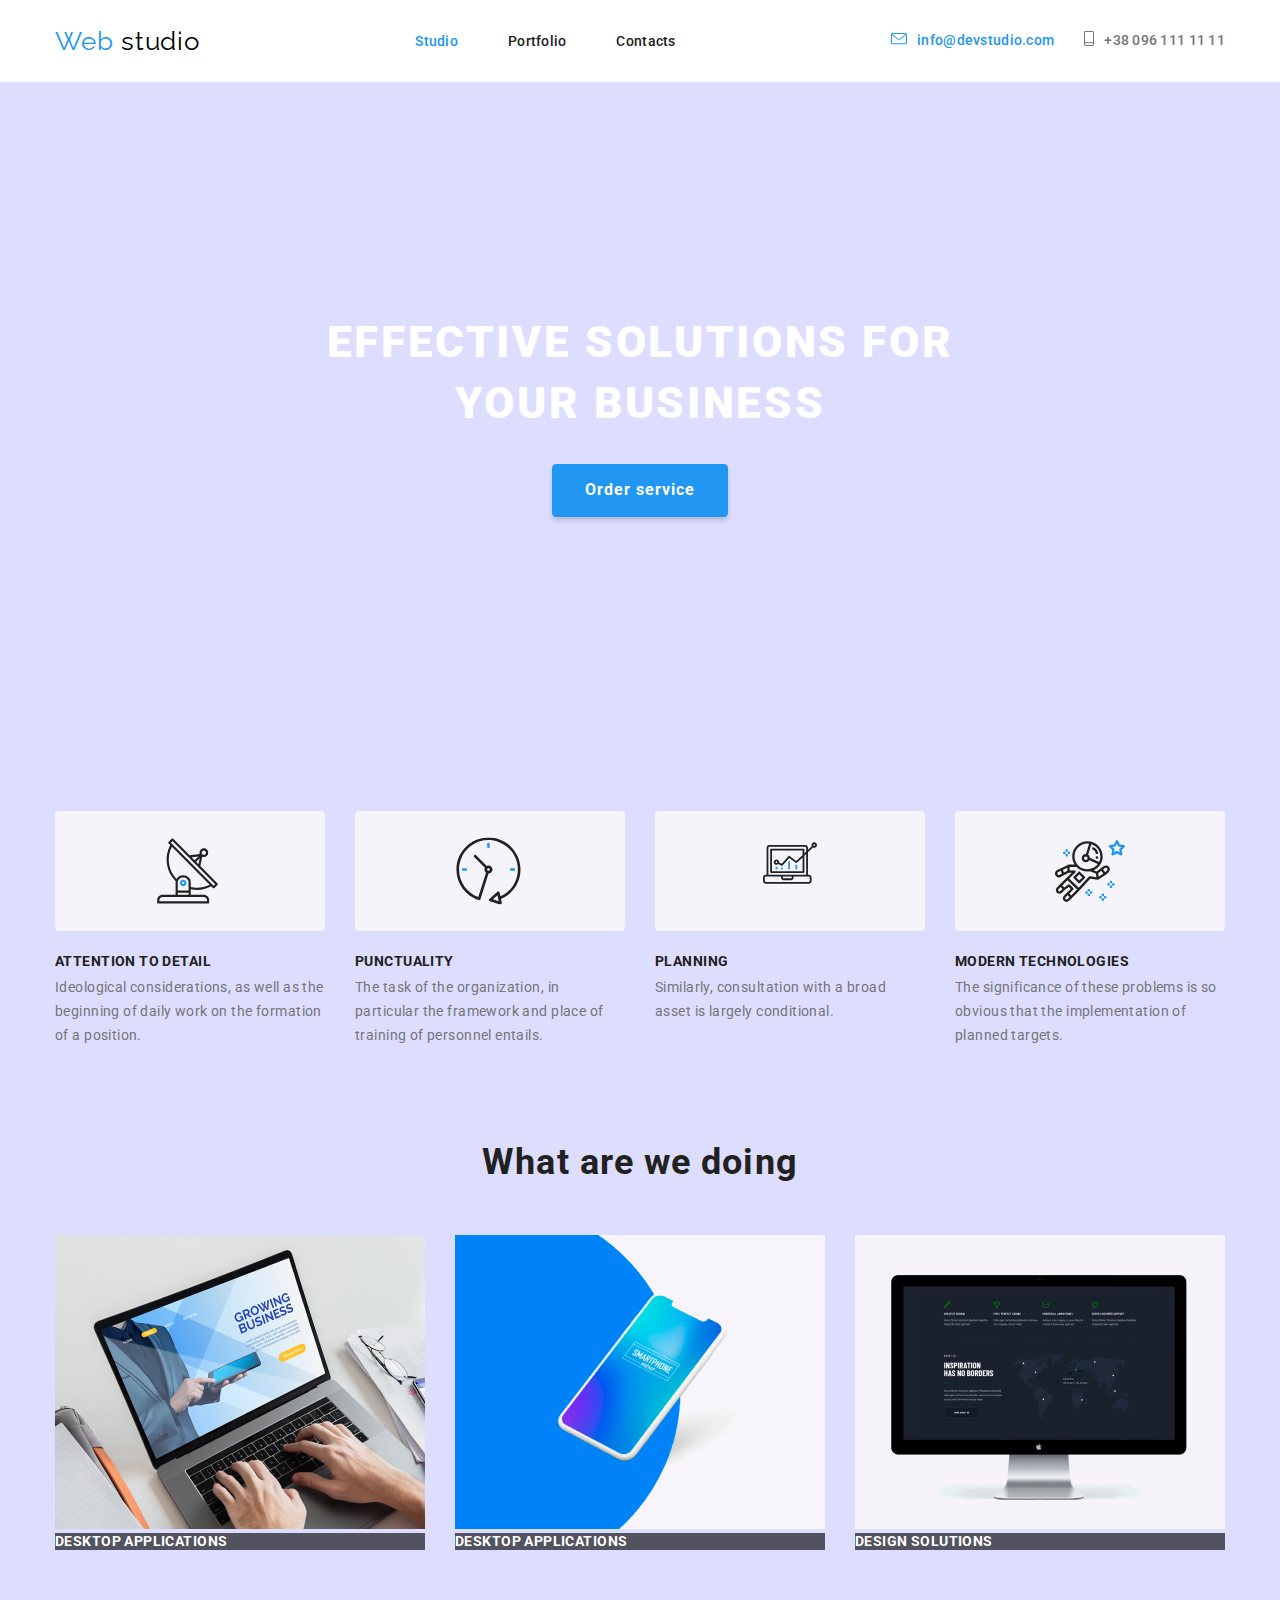
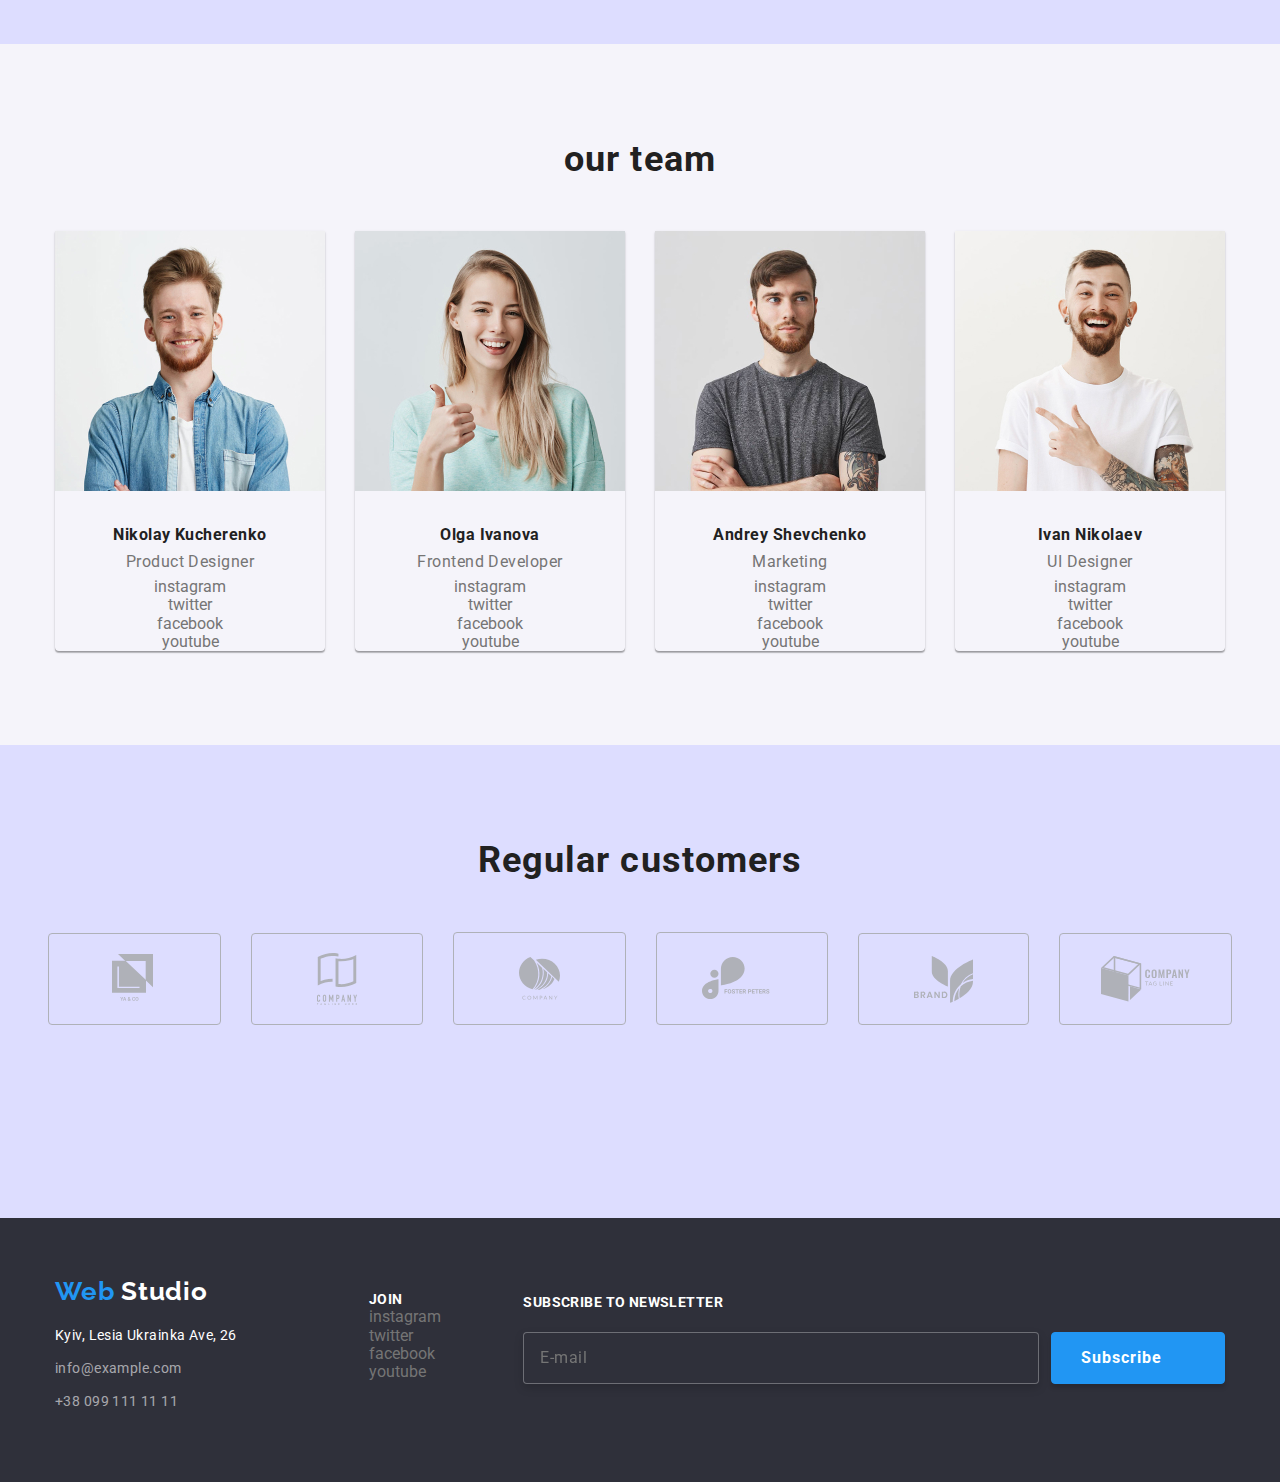
<file: index.html>
<!DOCTYPE html>
<html lang="en">
<head>
    <meta charset="UTF-8">
    <meta http-equiv="X-UA-Compatible" content="IE=edge">
    <meta name="viewport" content="width=device-width, initial-scale=1.0">
    <title>Web studio</title>
    <link href="https://fonts.googleapis.com/css2?family=Raleway:wght@700&family=Roboto:wght@400;500;700;900&display=swap" rel="stylesheet">
    <link
      rel="stylesheet"
      href="https://cdnjs.cloudflare.com/ajax/libs/modern-normalize/0.6.0/modern-normalize.min.css"
    >
</head>
<body>
    <link rel="stylesheet" href="./css/style.css">
    <header class="background-header">
        <div class="container header-container">
                <div class="logo-focus">
                    <a class="logo" href="/"> 
                        <span class="logo-blue">Web</span> studio</a> 
                </div>
                <nav>
                    <ul class="site-nav">
                        <li >
                            <a href="" class="link current link_padding" >Studio</a>
                        </li>
                        <li >
                            <a href="./Portfolio.html" class="link link_padding" >Portfolio</a>
                        </li>
                        <li >
                            <a href="#contacts" class="link link_padding" >Contacts</a>
                        </li>
                    </ul>
                </nav>
                    <ul class="mail-list">
                        <li class="items"><img src="./images/envelope(hover).svg" alt="Mail symbol"></li>
                        <li class="item "><a class="mail-hover" href="mailto:info@devstudio.com">info@devstudio.com</a></li>
                        <li class="items tel-icon"><img src="./images/Vector(4).svg" alt="telephon ikon"></li>
                        <li class="item "><a class="tel-hover" href="tel:+380961111111">+38 096 111 11 11</a></li>
                    </ul>
        </div>
     </header>
     <div>
        <main>
            <section class="hero ">
                <div class="container width-main">
                    <h1 class="hero-title">Effective solutions for your business</h1>
                    <button type="button" class="button" >
                        Order service
                    </button>
                </div>
            </section>
       
            
            <section>
                <div class="container">
                    <h2 class="hide-title">capabilities</h2>
                    <ul class="feather-list">
                        <li  class="feather-item">
                            <div class="feather-img"><img src="./images/antenna.svg" alt="vector" width="65" height="70"></div>
                            <h3 class="feather-title">Attention to detail</h3>
                            <p class="feather-subtitle">Ideological considerations, as well as the beginning of daily work on the formation of a position.</p>
                        </li>
                        <li class="feather-item">
                            <div class="feather-img"><img src="./images/clock.svg" alt="vector(1)" width="67" height="70"></div>
                            <h3 class="feather-title">Punctuality</h3>
                            <p class="feather-subtitle">The task of the organization, in particular the framework and place of training of personnel entails.</p>
                        </li>
                        <li class="feather-item">
                            <div class="feather-img"><img src="./images/diagram.svg" alt="vector(2)" width="70" height="54"></div>
                            <h3 class="feather-title">Planning</h3>
                            <p class="feather-subtitle">Similarly, consultation with a broad asset is largely conditional.</p>
                        </li>
                        <li class="feather-item">
                            <div class="feather-img"><img src="./images/astronaut_1.svg" alt="vector(3)" width="70" height="70"></div>
                            <h3 class="feather-title">Modern technologies</h3>
                            <p class="feather-subtitle">The significance of these problems is so obvious that the implementation of planned targets.</p>
                        </li>
                    </ul>
                </div>
            </section>
    
            
            <section class="margin-text">
                <div class="container">
                    <h2 class="header">What are we doing</h2>
                    <ul class="activity">
                        <li class="activity-img">
                            <img src="./images/img.jpg" alt="Desktop Applications" width="370" height="294">
                            <div class="backgroound-activity">
                                <h3 class="activity-title">Desktop Applications</h3>
                            </div>
                        </li>
                        <li class="activity-img">
                            <img src="./images/box.jpg" alt="Desktop Applications" width="370" height="294">
                            <div class="backgroound-activity">
                                <h3 class="activity-title">Desktop Applications</h3>
                            </div> 
                        </li>
                        <li class="activity-img">
                            <img src="./images/img(1).jpg" alt=">Design solutions" width="370" height="294">
                            <div class="backgroound-activity">
                                <h3 class="activity-title">Design solutions</h3>
                            </div>
                        </li>
                    </ul>
                </div>
            </section>
         
            <section class="bcg-color">
                <div class="container">
                    <h2 class="header">our team</h2>
                    <ul class="team-name">
                        <li class="team-item team-background">
                            <img src="./images/img(2).jpg" alt="photo number1" width="270" height="260">
                            <div class="team-title">
                                <h3 class="name-title">Nikolay Kucherenko</h3>
                                <p class="name-subtitle">Product Designer</p>
                                <ul>
                                    <li class="social-network" >
                                        <a class="social-network" href="">instagram</a>
                                    </li>
                                    <li class="social-network">
                                        <a class="social-network" href="">twitter</a>
                                    </li>
                                    <li class="social-network">
                                        <a class="social-network" href="">facebook</a>
                                    </li>
                                    <li class="social-network">
                                        <a class="social-network" href="">youtube</a>
                                    </li>
                                </ul>
                            </div>
                            
                        </li>
                        <li class="team-item">
                            <img src="./images/img(3).jpg" alt="photo number2" width="270" height="260">
                            <div class="team-title">
                                <h3 class="name-title">Olga Ivanova</h3>
                                <p class="name-subtitle">Frontend Developer</p>
                                <ul>
                                    <li class="social-network">
                                        <a class="social-network" href="">instagram</a>
                                    </li>
                                    <li class="social-network">
                                        <a class="social-network" href="">twitter</a>
                                    </li>
                                    <li class="social-network">
                                        <a class="social-network" href="">facebook</a>
                                    </li>
                                    <li class="social-network">
                                        <a class="social-network" href="">youtube</a>
                                    </li>
                                </ul>             
                            </div>
                                
                        </li>
                        <li class="team-item">
                            <img src="./images/img(4).jpg" alt="photo number3" width="270" height="260">
                            <div class="team-title">
                                <h3 class="name-title">Andrey Shevchenko</h3>
                                <p class="name-subtitle">Marketing</p>
                                <ul>
                                    <li class="social-network">
                                        <a class="social-network" href="">instagram</a>
                                    </li>
                                    <li class="social-network">
                                        <a class="social-network" href="">twitter</a>
                                    </li>
                                    <li class="social-network">
                                        <a class="social-network" href="">facebook</a>
                                    </li>
                                    <li class="social-network">
                                        <a class="social-network" href="">youtube</a>
                                    </li>
                                </ul>
                            </div>
                           
                        <li class="team-item">
                            <img src="./images/img(5).jpg" alt="photo number4" width="270" height="260">
                            <div class="team-title">
                                <h3 class="name-title">Ivan Nikolaev</h3>
                                <p class="name-subtitle">UI Designer</p>
                                <ul>
                                    <li class="social-network">
                                        <a class="social-network" href="">instagram</a>
                                    </li>
                                    <li class="social-network">
                                        <a class="social-network" href="">twitter</a>
                                    </li>
                                    <li class="social-network">
                                        <a class="social-network" href="">facebook</a>
                                    </li>
                                    <li class="social-network">
                                        <a class="social-network" href="">youtube</a>
                                    </li>
                                </ul>
                             </div>  
                </div>     
            </section>
            <div class="margin-recrut">
                <section>
                    <div class="catalog">
                        <h2 class="header">Regular customers</h2>
                        <ul class="regular-icon">
                            <li class="regular-img"><img class="icon-cube" src="./images/logo1.svg" alt="client 1">
                                </li> 
                            <li class="regular-img"><img class="icon-boock" src="./images/logo2.svg" alt="client 2">
                                </li>
                            <li class="regular-img"><img class="icon-slise" src="./images/Object.svg" alt="client 3">
                                </li>
                            <li class="regular-img"><img class="icon-drop" src="./images/logo4.svg" alt="client 4">
                                </li>
                            <li class="regular-img"><img class="icon-brand" src="./images/logo5.svg" alt="client 5">
                                </li>
                            <li class="regular-img"><img class="icon-company" src="./images/Object(1).svg" alt="client 6">
                                </li>
                        </ul>
                    </div>
                </section>
            </div>
        </main>
     </div>
    <div class="">
        <footer id="contacts" class="background-footer">
            <div class="container">
                <div class="footer-flex width-footer">
                    <div class="adress-footer">
                        <a class="logo-footer" href="/">
                            <span class="logo-white">Web</span> Studio</a> 
                        <address>
                            <p class="biography">Kyiv, Lesia Ukrainka Ave, 26</p>
                            <a class="mail-footer" href="mailto:info@example.com">info@example.com</a>
                            <a class="tel-footer" href="tel:+380991111111">+38 099 111 11 11</a>
                        </address>
                    </div>
                    <div class="join-container">
                        <b class="join-and-subscribe">join</b>
                        <ul>
                            <li class="social-network">
                                <a class="social-network" href="">instagram</a>
                            </li>
                            <li class="social-network">
                                <a class="social-network" href="">twitter</a>
                            </li>
                            <li class="social-network">
                                <a class="social-network" href="">facebook</a>
                            </li>
                            <li class="social-network">
                                <a class="social-network" href="#">youtube</a>
                            </li>
                        </ul>
                    </div>
                   <div class="subscribe-conteiner">
                    <b class="join-and-subscribe">Subscribe to newsletter</b>
                    <form action="">
                        <div class="button-flex">
                            <input class="email-footer-button" type="text" placeholder="E-mail">
                            <button type="submit" class="button-subscribe"> Subscribe</button>
                        </div>
                    </form>
                   </div>
                </div>   
            </div>  
        </footer>
    </div>
    
</body>
</html>
</file>
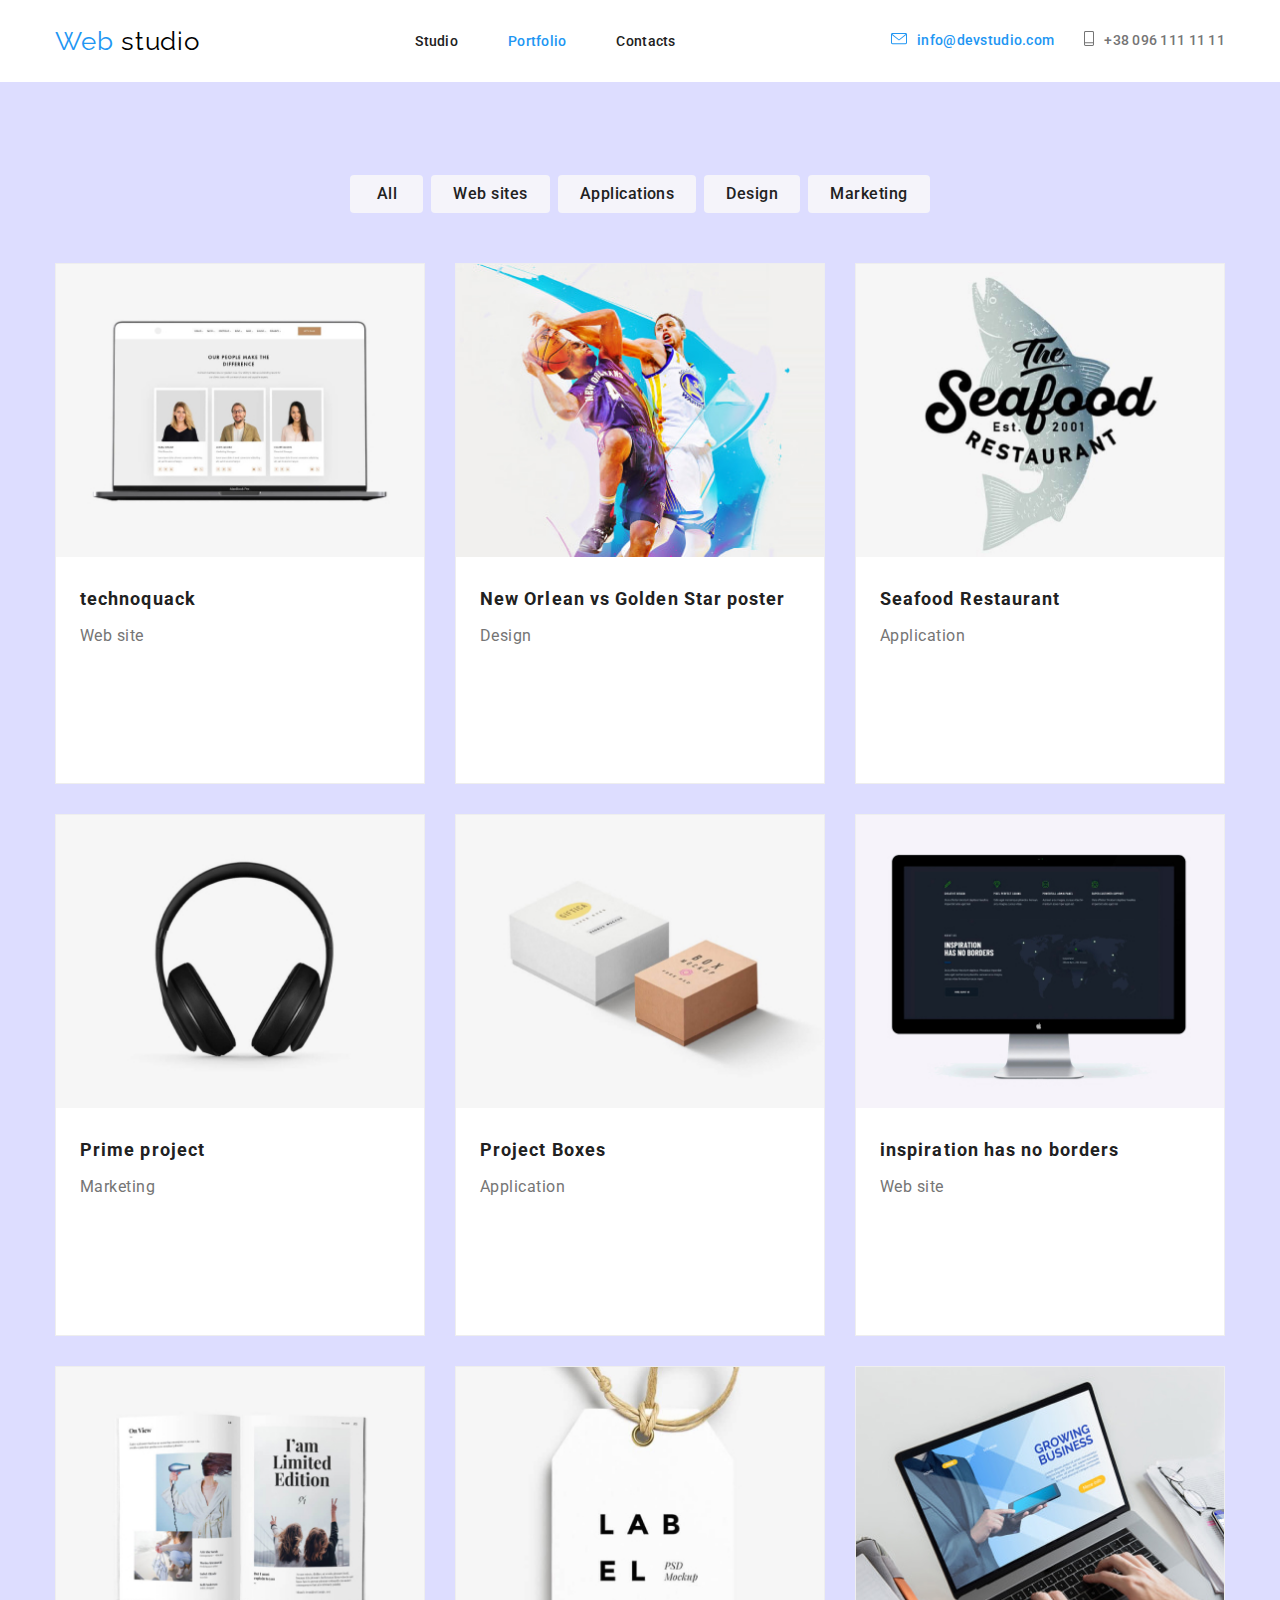
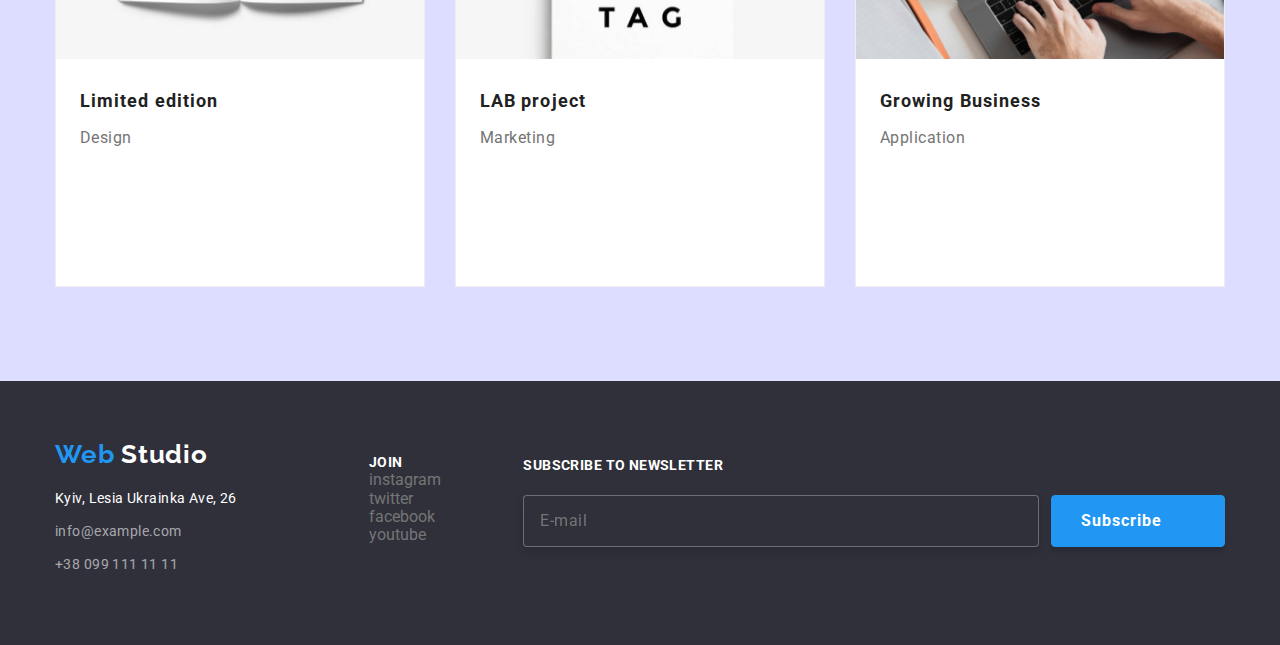
<file: Portfolio.html>
<!DOCTYPE html>
<html lang="en">
    <head>
        <meta charset="UTF-8">
        <meta http-equiv="X-UA-Compatible" content="IE=edge">
        <meta name="viewport" content="width=device-width, initial-scale=1.0">
        <title>Web studio</title>
        <link href="https://fonts.googleapis.com/css2?family=Raleway:wght@700&family=Roboto:wght@400;500;700;900&display=swap" rel="stylesheet">
        <link
          rel="stylesheet"
          href="https://cdnjs.cloudflare.com/ajax/libs/modern-normalize/0.6.0/modern-normalize.min.css">
    </head>
<body>
    <link rel="stylesheet" href="./css/style.css">
    <header class="background-header">
        <div class="container header-container">
            <div class="logo-focus">
                <a class="logo" href="/"> 
                    <span class="logo-blue">Web</span> studio</a> 
                </div>
                <nav>
                    <ul class="site-nav">
                        <li >
                            <a href="./index.html" class="link link_padding" >Studio</a>
                        </li>
                        <li >
                            <a href="" class="link current link_padding" >Portfolio</a>
                        </li>
                        <li >
                            <a href="#contacts" class="link link_padding" >Contacts</a>
                        </li>
                    </ul>
                </nav>
                    <ul class="mail-list">
                        <li class="items"><img src="./images/envelope(hover).svg" alt="Mail symbol"></li>
                        <li class="item "><a class="mail-hover" href="mailto:info@devstudio.com">info@devstudio.com</a></li>
                        <li class="items tel-icon"><img src="./images/Vector(4).svg" alt="telephon ikon"></li>
                        <li class="item "><a class="tel-hover" href="tel:+380961111111">+38 096 111 11 11</a></li>
                    </ul>
        </div>
         </header>
        <div>
            <main>
                <div class="container">
                    <div class="button-padding">
                        <section>
                            <div class="">
                                <h1 class="hide-title" >Title filter</h1>
                                    <ul class="filter">
                                        <li> <button class="filter-button" type="button">All</button></li>
                                        <li> <button class="filter-button" type="button">Web sites</button></li>
                                        <li> <button class="filter-button" type="button">Applications</button></li>
                                        <li> <button class="filter-button" type="button">Design</button></li>
                                        <li> <button class="filter-button marketing" type="button">Marketing</button></li>
                                    </ul>
                            </div>
                        </section>
                    </div>
                </div>
    
                <div class="filter-padding">
                    <section>
                        <div class="container">
                            <h2 class="hide-title">catalog</h2>
                            <ul class="catalog">
                                    <li class="market-list"><a class="market-photo" href="">
                                        <img src="./images.portfolio/img(1).jpg" width="368" alt="computer-1">
                                            <h3 class="catalog-title">technoquack</h3>
                                            <p class="catalog-subtitle">Web site</p>
                                            <p class="catalog-text">Technocracker is a modern platform for the spread of coronavirus. Companies use this platform for digital espionage and attacks on competitors' secure servers.</p>
                                        </a>
                                     </li>      
                                <li class="market-list"><a class="market-photo" href="">
                                    <img src="./images.portfolio/img(2).jpg" width="368" alt="basketball">
                                    <h3 class="catalog-title">New Orlean vs Golden Star poster</h3>
                                    <p class="catalog-subtitle">Design</p>
                                    <p class="catalog-text">Technocracker is a modern platform for the spread of coronavirus. Companies use this platform for digital espionage and attacks on competitors' secure servers.</p>
                                    </a>
                                 </li>
                                <li class="market-list"><a class="market-photo" href="">
                                    <img src="./images.portfolio/img(3).jpg" width="368" alt="fish">
                                    <h3 class="catalog-title">Seafood Restaurant</h3>
                                    <p class="catalog-subtitle">Application</p>
                                    <p class="catalog-text">Technocracker is a modern platform for the spread of coronavirus. Companies use this platform for digital espionage and attacks on competitors' secure servers.</p>
                                    </a>
                                 </li>
                                <li class="market-list"><a class="market-photo" href="">
                                    <img src="./images.portfolio/img(4).jpg" width="368" alt="headphone">
                                    <h3 class="catalog-title">Prime project</h3>
                                    <p class="catalog-subtitle">Marketing</p>
                                    <p class="catalog-text">Technocracker is a modern platform for the spread of coronavirus. Companies use this platform for digital espionage and attacks on competitors' secure servers.</p>
                                    </a>
                                 </li>
                                <li class="market-list"><a class="market-photo" href="">
                                    <img src="./images.portfolio/img(5).jpg" width="368" alt="boxes">
                                    <h3 class="catalog-title">Project Boxes</h3>
                                    <p class="catalog-subtitle">Application</p>
                                    <p class="catalog-text">Technocracker is a modern platform for the spread of coronavirus. Companies use this platform for digital espionage and attacks on competitors' secure servers.</p>
                                    </a>
                                 </li>
                                <li class="market-list"><a class="market-photo" href="">
                                    <img src="./images.portfolio/img(6).jpg" width="368" alt="computer-2">
                                    <h3 class="catalog-title">inspiration has no borders</h3>
                                    <p class="catalog-subtitle">Web site</p>
                                    <p class="catalog-text">Technocracker is a modern platform for the spread of coronavirus. Companies use this platform for digital espionage and attacks on competitors' secure servers.</p>
                                    </a>
                                 </li>
                                <li class="market-list"><a class="market-photo" href="">
                                    <img src="./images.portfolio/img(7).jpg" width="368" alt="boock">
                                    <h3 class="catalog-title">Limited edition</h3>
                                    <p class="catalog-subtitle">Design</p>
                                    <p class="catalog-text">Technocracker is a modern platform for the spread of coronavirus. Companies use this platform for digital espionage and attacks on competitors' secure servers.</p>
                                    </a>
                                 </li>
                                <li class="market-list"><a class="market-photo" href="">
                                    <img src="./images.portfolio/img(8).jpg" width="368" alt="proect">
                                    <h3 class="catalog-title">LAB project</h3>
                                    <p class="catalog-subtitle">Marketing</p>
                                    <p class="catalog-text">Technocracker is a modern platform for the spread of coronavirus. Companies use this platform for digital espionage and attacks on competitors' secure servers.</p>
                                    </a>
                                 </li>
                                <li class="market-list"><a class="market-photo" href="">
                                    <img src="./images.portfolio/img(9).jpg" width="368" alt="computer-3">
                                    <h3 class="catalog-title">Growing Business</h3>
                                    <p class="catalog-subtitle">Application</p>
                                    <p class="catalog-text">Technocracker is a modern platform for the spread of coronavirus. Companies use this platform for digital espionage and attacks on competitors' secure servers.</p>
                                    </a>
                                 </li>
                            </ul>
                        </div>
                    </section>
                </div>
            </main>
        </div>
        <div class="">
            <footer id="contacts" class="background-footer">
                <div class="container">
                    <div class="footer-flex footer-porfolio">
                        <div class="adress-footer">
                            <a class="logo-footer" href="/">
                                <span class="logo-white">Web</span> Studio</a> 
                            <address>
                                <p class="biography">Kyiv, Lesia Ukrainka Ave, 26</p>
                                <a class="mail-footer" href="mailto:info@example.com">info@example.com</a>
                                <a class="tel-footer" href="tel:+380991111111">+38 099 111 11 11</a>
                            </address>
                        </div>
                        <div class="join-container">
                            <b class="join-and-subscribe">join</b>
                            <ul>
                                <li class="social-network">
                                    <a class="social-network" href="">instagram</a>
                                </li>
                                <li class="social-network">
                                    <a class="social-network" href="">twitter</a>
                                </li>
                                <li class="social-network">
                                    <a class="social-network" href="">facebook</a>
                                </li>
                                <li class="social-network">
                                    <a class="social-network" href="#">youtube</a>
                                </li>
                            </ul>
                        </div>
                       <div class="subscribe-conteiner">
                        <b class="join-and-subscribe">Subscribe to newsletter</b>
                        <form action="">
                            <div class="button-flex">
                                <input class="email-footer-button" type="text" placeholder="E-mail">
                                <button type="submit" class="button-subscribe"> Subscribe</button>
                            </div>
                        </form>
                       </div>
                    </div>     
                </div>
            </footer>
        </div>    
</body>
</html>
</file>
<file: css/style.css>
/* основной цвет #212121 */
    /* второстепенный цвет #757575 */
    /* синий цвет #2196F3 */
    /* меил и номер телефона футер rgba(255, 255, 255, 0.6); */
    /* цвет фона команды #F5F4FA */
    :root {
        --primary-text-color: #212121;
        --title-text-color: #757575;
        --accent-color: #2196F3;
        --white-text: #F5F4FA;
        --black-color: #000000;
        --background-color: #ffffff;
        --dopp-color: #ddddff;
    }
    /* Сменить цвет боди бекграунда когда
     появятся фото бекграуда */

    html {
        scroll-behavior: smooth;
    }
    body {
        color: var(--title-text-color);
        background-color: var(--dopp-color);
        font-family: Roboto, sans-serif;
    }

    button {
        cursor: pointer;
    }
    .background-header {
        background-color: var(--background-color);
    }
    .container {
        width: 1200px;
        margin-left: auto;
        margin-right: auto;
        padding-left: 15px;
        padding-right: 15px;
    }
    .header-container {
        display: flex;
        align-items: center;
        width: 1200px;
        padding-left: 15px;
        padding-right: 15px;
        justify-content: space-between;
    }
    .width-main {
        width: 1200px;
        margin: auto;
        padding-left: 15px;
        padding-right: 15px;
    }
    .button-padding {
        padding-top: 93px;
        width: 1170px;
    }
    .width-footer {
        width: 1170px;
        margin: auto;
    }
    .footer-porfolio {
        width: 1200px;
        margin: auto;
    }
    .margin-recrut {
        padding-bottom: 94px;
        padding-top: 94px;
    }
    .regular-icon {
        display: flex;
        justify-content: center;
        align-items: center;
    }
    .regular-icon .regular-img + .regular-img {
        margin-left: 30px;
    }
    .icon-cube {
        border: 1px solid #AFB1B8;
        border-radius: 4px;
        padding: 20px 63px;
    }
    .icon-boock {
        border: 1px solid #AFB1B8;
        border-radius: 4px;
        padding: 19px 65px;
    }
    .icon-slise {
        border: 1px solid #AFB1B8;
        border-radius: 4px;
        padding: 24px 65px;
    }
    .icon-drop {
        border: 1px solid #AFB1B8;
        border-radius: 4px;
        padding: 24px 45px;
    }
    .icon-brand {
        border: 1px solid #AFB1B8;
        border-radius: 4px;
        padding: 22px 55px 21px 55px;
    }
    .icon-company {
        border: 1px solid #AFB1B8;
        border-radius: 4px;
        padding: 22px 41px;
    }
    /* logo */
    .logo {
        color: var(--black-color);
        font-family: Raleway;
        font-size: 26px;
        line-height: 1.2;
        letter-spacing: 0.03em;
        text-decoration: none;
        padding-top: 24px;
        padding-bottom:25px;
    }
    .logo-blue {
        color: var(--accent-color)
    }
    ul {
        list-style: none;
        padding: 0;
        margin-top: 0;
        margin-bottom: 0;
    }
    .site-nav {
        display: flex;
    }
    .site-nav li:not(:last-child) {
        margin-right: 50px;
    }
    .site-nav .link{
        color: var(--primary-text-color);
        text-decoration: none;
        font-weight: 500;
        font-size: 14px;
        line-height: 1.3;
        letter-spacing: 0.02em;
    }
    .site-nav .link.current {
        color: var(--accent-color);
    }

    .site-nav .link:hover,
    .site-nav .link:focus {
        color: var(--accent-color);
    }
    .mail-list {
        display: flex;
    }
    .items {
        margin-right: 10px;
    }
    .tel-icon {
        margin-left: 30px;
    }
    .link_padding {
        display: block;
        padding: 32px 0px;
    }
    .social-network a {
        text-decoration: none;
        color: var(--title-text-color);
    }
    .social-network:hover,
    .social-network:focus {
        color: var(--accent-color);
    }

    .mail-hover {
        color: var(--accent-color);
        text-decoration: none;
        font-weight: 500;
        font-size: 14px;
        line-height: 1.3;
        letter-spacing: 0.02em;
        
    }
    .mail-hover:hover,
    .mail-hover:focus{
        color: var(--title-text-color);
    }
    .tel-hover {
        color: #757575;
        text-decoration: none;
        font-weight: 500;
        font-size: 14px;
        line-height: 1.3;
        letter-spacing: 0.02em;
        
    }
    .tel-hover:hover,
    .tel-hover:focus {
        color: var(--accent-color);
    }
    .feather-img {
        background-color: var(--white-text);
        display: inline-block;
        padding: 25px 100px;
        min-width: 270px;
        height: 120px;
        border-radius: 4px
    }
    .feather-list {
        display: flex;
        padding-top: 94px;
        padding-bottom: 94px;
        margin: 0;
        justify-content: center;
    }
    .feather-item {
        justify-content: center;
        width: 270px;
    }
    .feather-list .feather-item + .feather-item {
        margin-left: 30px;
    }
    .feather-list
    .feather-title {
        color: var(--primary-text-color);
    }
    .feather-title {
        font-size: 14px;
        line-height: 1.3px;
        letter-spacing: 0.03em;
        text-transform: uppercase;
        margin-top: 30px;
    }
    .feather-subtitle {
        font-size: 14px;
        line-height: 1.7;
        letter-spacing: 0.03em;
        margin: 0;
        padding: 0;

    }
    .bcg-color {
        background-color: var(--white-text);
        padding-top: 94px;
        padding-bottom: 94px;
    }
    .margin-text {
        padding-bottom: 94px;
    }
    .header {
        color: var(--primary-text-color);
        font-size: 36px;
        line-height: 1.2;
        text-align: center;
        letter-spacing: 0.03em;
        margin: 0;
        padding: 0;
        padding-bottom: 50px;
    }
    .activity {
        display: flex;
        justify-content: center;
    }

    .activity-title {
        color: var(--background-color);
        font-size: 14px;
        line-height: 1.2;
        letter-spacing: 0.03em;
        text-transform: uppercase;
        margin: 0;
        padding: 0;
    }
    .backgroound-activity {
        background: rgba(47, 48, 58, 0.8);

    }
    .activity .activity-img + .activity-img {
        margin-left: 30px;
    }
    .team-name {
        display: flex;
        justify-content: center;
    }
    .team-name .team-item + .team-item {
        margin-left: 30px;
        box-shadow: 0px 1px 3px rgba(0, 0, 0, 0.12), 0px 1px 1px rgba(0, 0, 0, 0.14), 0px 2px 1px rgba(0, 0, 0, 0.2);
        border-radius: 0px 0px 4px 4px;
        
    }
    .team-background {
        box-shadow: 0px 1px 3px rgba(0, 0, 0, 0.12), 0px 1px 1px rgba(0, 0, 0, 0.14), 0px 2px 1px rgba(0, 0, 0, 0.2);
        border-radius: 0px 0px 4px 4px;
        
    }
    .team-title {
        text-align: center;
    }
    .name-title {
        color: var(--primary-text-color);
        font-size: 16px;
        line-height: 1.2;
        letter-spacing: 0.03em;
        margin: 30px 0px 0px 0px;
        padding: 0;
    }
    .name-subtitle {
        font-weight: 400;
        font-size: 16px;
        line-height: 1.2px; 
        letter-spacing: 0.03em;
    }
    .button
     {
        color: var(--background-color);
        display: inline-block;
        padding: 10px 32px;
        min-width: 136px;
        text-align: center;
        background-color: var(--accent-color);
        box-shadow: 0px 4px 4px rgba(0, 0, 0, 0.15);
        border:1px solid var(--accent-color);
        border-radius: 4px;
        font-weight: 700;
        font-size: 16px;
        line-height: 1.9; 
        letter-spacing: 0.06em;

    }
    .button:hover,
    .button:focus {
        color: var(--accent-color);
        background-color: var(--background-color);
    }
    .hide-title {
        margin: 0;
        padding: 0;
        font-size: 0;
    }
    .button-flex {
        display: flex;
    }
    .background-footer {
        background: #2F303A;
    }
    .email-footer-button {
        text-decoration: none;
        background-color: rgba(47, 48, 58, 1);
        color: rgba(255, 255, 255, 0.6);
        border: 1px solid rgba(255, 255, 255, 0.3);
        filter: drop-shadow(0px 4px 4px rgba(0, 0, 0, 0.15));
        border-radius: 4px;
        display: inline-block;
        padding: 15px 295px 15px 16px;
        font-size: 16px;
        line-height: 1.3;
        letter-spacing: 0.03em;
        cursor: pointer;
        min-width: 360px;
        margin-top: 20px;
    }
    .button-subscribe {
        color: var(--background-color);
        background-color: var(--accent-color);
        border:1px solid var(--accent-color);
        display: inline-block;
        padding: 10px 62px 10px 29px;
        min-width: 109px;
        box-shadow: 0px 4px 4px rgba(0, 0, 0, 0.15);
        border-radius: 4px;
        font-weight: 700;
        font-size: 16px;
        line-height: 1.9;
        letter-spacing: 0.06em;
        margin-left: 12px;
        margin-top: 20px;
    }
    .button-subscribe:hover,
    .button-subscribe:focus{
        color: var(--accent-color);
        background-color: var(--background-color);
    }
    .hero {
        text-align: center;
        padding-top: 200px;
        padding-bottom: 200px;
    }
    .hero-title {
        color: var(--background-color);
        width: 696px;
        font-weight: 900;
        font-size: 44px;
        line-height: 1.4;
        letter-spacing: 0.06em;
        text-transform: uppercase;
        margin-left: auto;
        margin-right: auto;
    }
    .mail-footer {
        display: block;
        color: rgba(250, 250, 250, 0.6);
        text-decoration: none;
        font-style: normal;
        font-size: 14px;
        line-height: 1.7;
        letter-spacing: 0.03em;
    }
    .mail-footer:hover,
    .mail-footer:focus {
        color: var(--title-text-color);
    }
    .tel-footer {
        display: block;
        color: rgba(250, 250, 250, 0.6);
        text-decoration: none;
        font-style: normal;
        font-size: 14px;
        line-height: 1.7;
        letter-spacing: 0.03em;
        margin-top: 9px;
    }
    .tel-footer:hover,
    .tel-footer:focus {
        color: var(--title-text-color);
    }
    .join-container {
        padding-top: 72px;
        padding-bottom: 100px;
    }
    .biography {
        color: var(--background-color);
        font-style: normal;
        font-weight: 400;
        font-size: 14px;
        line-height: 1.7;
        letter-spacing: 0.03em;
        margin: 0;
        padding: 0;
        margin-top: 20px;
        margin-bottom: 9px;
        width: 231px;
        
    }
    .subscribe-conteiner {
        padding-top: 72px;
        padding-bottom: 94px;
    }
    .join-and-subscribe {
        color: var(--background-color);
        font-size: 14px;
        line-height: 1.1;
        letter-spacing: 0.03em;
        text-transform: uppercase;
    }
    .footer-flex {
        display: flex;
        align-items: center;
        justify-content: space-between;
        background-color: #2F303A;
        width: 1170px;
    }
    .adress-footer {
        padding: 60px 0px;
    }
    .adress-footer .logo-footer {
        font-family: 'Raleway';
        color: var(--background-color);
        text-decoration: none;
        font-weight: 700;
        font-size: 26px;
        line-height: 1.2px;
        letter-spacing: 0.03em;
    }
    .logo-white {
        color: var(--accent-color);
    }
    .logo:hover {
        color: var(--accent-color)
    }
    .adress-footer .logo-footer:hover,
    .adress-footer .logo-footer:focus {
        color: var(--accent-color)
    }


    /* Portfolio css */
    .filter {
        display: flex;
        justify-content: center;
    }
    .filter-button {
        margin-right: 8px;
    }
    .marketing {
        margin: 0;
    }
    .filter .filter-button {
        color: var(--primary-text-color);
        background-color: var(--white-text);
        border: none;
        border-radius: 4px;
        font-weight: 500;
        font-size: 16px;
        line-height: 26px;
        text-align: center;
        letter-spacing: 0.03em;
        cursor: pointer;
        display: inline-block;
        padding: 6px 22px;
        min-width: 73px;
    }
    .filter .filter-button:hover,
    .filter .filter-button:focus {
        color: var(--background-color);
        background-color: var(--accent-color);
        box-shadow: 0px 3px 1px rgba(0, 0, 0, 0.1), 0px 1px 2px rgba(0, 0, 0, 0.08), 0px 2px 2px rgba(0, 0, 0, 0.12);
    }
    .market-photo {
        width: 370px;
        text-decoration: none;
    }
    .filter-padding {
        padding-top: 50px;
    }
    .market-list {
        margin-right: 30px;
        margin-bottom: 30px;
        width: calc((100% - 60px) / 3);
        width: 370px;
        background-color: #FFFFFF;
        border: 1px solid #EEEEEE
    }
    
    .market-list:nth-child(3n) {
        margin-right: 0px;
    }
    .market-list:nth-last-child(-n + 3) {
        margin-bottom: 0;
      }
    .catalog {
        display: flex;
        flex-wrap: wrap;
        text-align:center;
        width: 1170px;
        margin-left: auto;
        margin-right: auto;
        justify-content: center;
        padding-bottom: 94px;
    }
    .catalog 
    .catalog-title {
        color: var(--primary-text-color);
        font-size: 18px;
        margin: 0;
        line-height: 2;
        letter-spacing: 0.06em;
        padding-top: 20px;
        padding-left: 24px;
        padding-bottom: 4px;
        display: flex
    }
    .catalog 
    .catalog-subtitle {
        color: var(--title-text-color);
        font-size: 16px;
        margin: 0;
        line-height: 1.9;
        letter-spacing: 0.03em;
        padding-left: 24px;
        padding-bottom: 20px;
        display: flex
    }
    .catalog 
    .catalog-text {
        color: var(--background-color);
        font-size: 18px;
        margin: auto;
        line-height: 28px;
        letter-spacing: 0.03em;
        width: 370px;
        display: flex
    }
</file>
